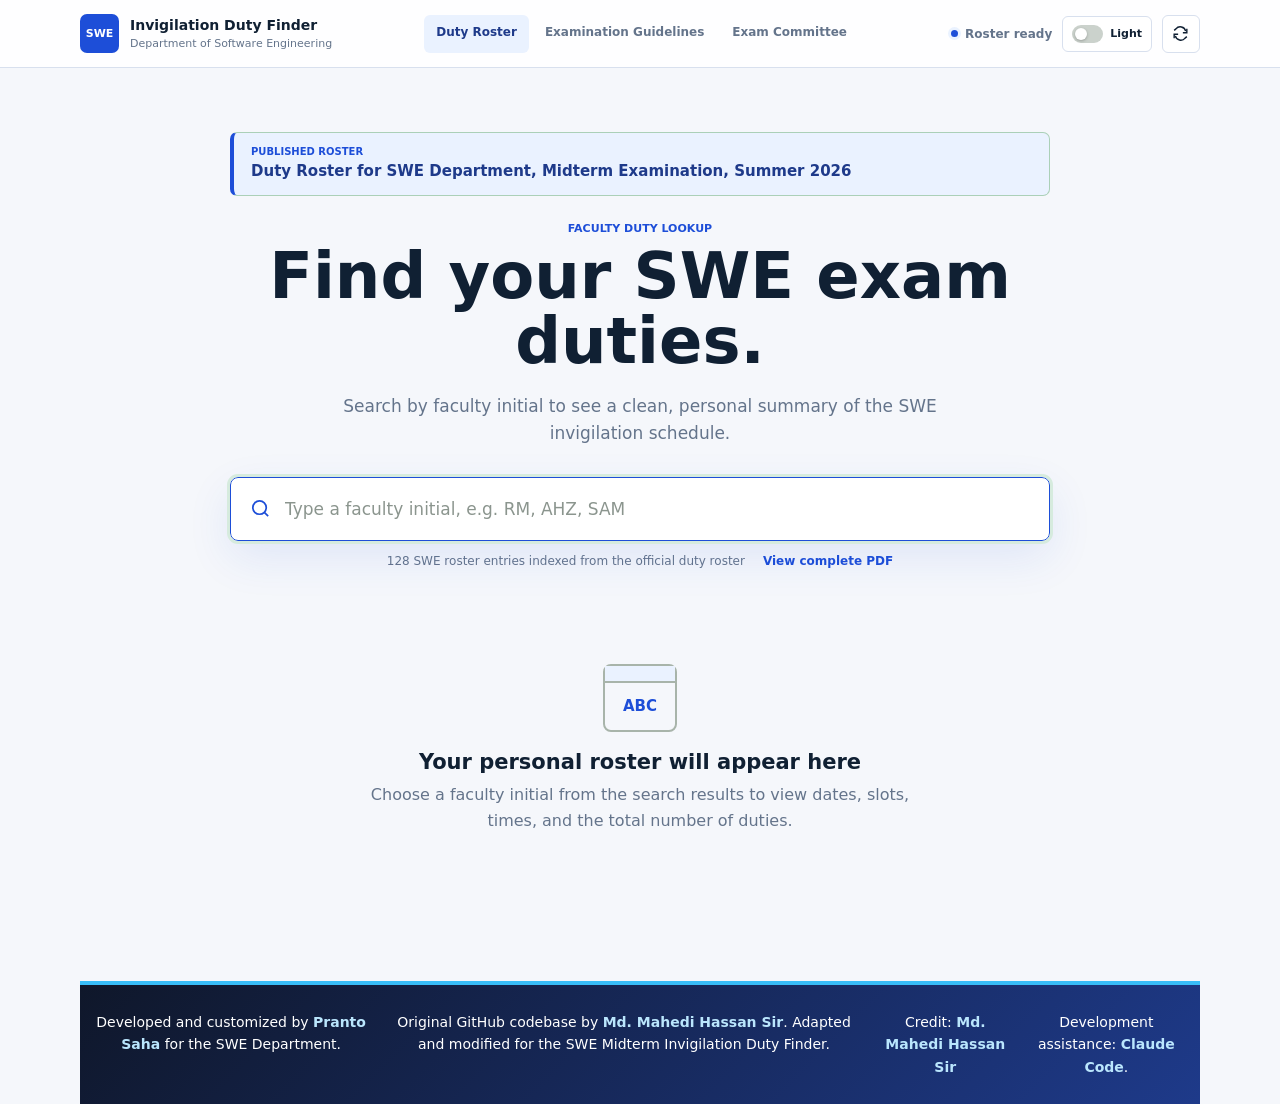
<file: index.html>
<!doctype html>
<html lang="en">
  <head>
    <meta charset="utf-8">
    <meta name="viewport" content="width=device-width, initial-scale=1">
    <meta http-equiv="Cache-Control" content="no-cache, no-store, must-revalidate">
    <meta name="theme-color" content="#f4f6f1">
    <meta name="description" content="Search the SWE invigilator duty roster by faculty initial.">
    <title>My Invigilation Duty</title>
    <link rel="stylesheet" href="./styles.css?v=9">
  </head>
  <body>
    <header class="topbar">
      <a class="brand" href="./">
        <span class="brand-mark" aria-hidden="true">SWE</span>
        <span>
          <strong>Invigilation Duty Finder</strong>
          <small>Department of Software Engineering</small>
        </span>
      </a>
      <nav class="main-nav" aria-label="Main navigation">
        <a class="active" href="./index.html">Duty Roster</a>
        <a href="./guidelines.html">Examination Guidelines</a>
        <a href="./committee.html">Exam Committee</a>
      </nav>
      <div class="header-actions">
        <span class="data-status" id="dataStatus"><i></i> Loading roster</span>
        <button class="theme-toggle" type="button" aria-label="Switch to dark mode" title="Switch theme">
          <span class="theme-track"><i></i></span>
          <span class="theme-label">Light</span>
        </button>
        <button class="icon-button" id="reloadButton" type="button" title="Reload the roster PDF" aria-label="Reload roster">
          <svg viewBox="0 0 24 24" width="19" height="19" fill="none" stroke="currentColor" stroke-width="1.8">
            <path d="M20 6v5h-5M4 18v-5h5"/><path d="M18.5 9A7 7 0 0 0 6.2 6.2L4 8m16 8-2.2 1.8A7 7 0 0 1 5.5 15"/>
          </svg>
        </button>
      </div>
    </header>

    <main>
      <section class="search-hero">
        <div class="published-title hidden" id="publishedTitle">
          <span>Published roster</span>
          <strong id="publishedTitleText"></strong>
        </div>
        <div class="hero-copy">
          <p class="eyebrow">Faculty duty lookup</p>
          <h1>Find your SWE exam duties.</h1>
          <p>Search by faculty initial to see a clean, personal summary of the SWE invigilation schedule.</p>
        </div>

        <div class="search-box" id="searchBox">
          <svg viewBox="0 0 24 24" width="23" height="23" fill="none" stroke="currentColor" stroke-width="1.8" aria-hidden="true">
            <circle cx="11" cy="11" r="7"/><path d="m20 20-4-4"/>
          </svg>
          <input id="facultySearch" type="search" placeholder="Type a faculty initial, e.g. RM, AHZ, SAM" autocomplete="off" disabled>
          <button id="clearSearch" class="clear-button hidden" type="button" aria-label="Clear search">x</button>
          <div class="suggestions hidden" id="suggestions" role="listbox"></div>
        </div>

        <div class="roster-meta" id="rosterMeta">
          <span id="facultyCount">Reading faculty directory...</span>
          <a href="./duty-roster.pdf" target="_blank" rel="noopener">View complete PDF</a>
        </div>
      </section>

      <section class="loading-panel" id="loadingPanel" aria-live="polite">
        <div class="spinner" aria-hidden="true"></div>
        <div>
          <strong>Preparing the duty roster</strong>
          <p id="loadingDetail">Opening duty-roster.pdf...</p>
        </div>
      </section>

      <section class="error-panel hidden" id="errorPanel" role="alert">
        <div class="error-icon">!</div>
        <div>
          <strong>The roster PDF could not be read</strong>
          <p id="errorMessage"></p>
          <p>The project includes a pre-indexed SWE roster. If you replace it later, keep a text-based PDF named <code>duty-roster.pdf</code> beside <code>index.html</code>.</p>
          <button class="secondary-button" id="tryAgainButton" type="button">Try again</button>
        </div>
      </section>

      <section class="empty-state" id="emptyState">
        <div class="empty-calendar" aria-hidden="true">
          <span></span>
          <b>ABC</b>
        </div>
        <h2>Your personal roster will appear here</h2>
        <p>Choose a faculty initial from the search results to view dates, slots, times, and the total number of duties.</p>
      </section>

      <section class="person-results hidden" id="personResults">
        <div class="priority-reminder">
          <span class="reminder-icon">!</span>
          <div>
            <strong>Important reminder</strong>
            <p>Report to the Exam Control Room (DSC Campus), Room 619, AB4 Building, at least 20 minutes before your assigned slot and collect exam materials before going to the hall.</p>
          </div>
        </div>

        <div class="profile-bar">
          <div class="avatar" id="facultyAvatar">NN</div>
          <div class="profile-copy">
            <div class="profile-title">
              <h2 id="facultyName"></h2>
              <span class="initial-pill" id="facultyInitial"></span>
            </div>
            <p><span id="facultyDesignation"></span><span class="separator">/</span><span id="facultyGroup"></span></p>
          </div>
          <div class="profile-actions">
            <button class="secondary-action" id="printRosterButton" type="button">
              <svg viewBox="0 0 24 24" width="18" height="18" fill="none" stroke="currentColor" stroke-width="1.8" aria-hidden="true">
                <path d="M7 8V3h10v5M7 17H5a2 2 0 0 1-2-2v-4a2 2 0 0 1 2-2h14a2 2 0 0 1 2 2v4a2 2 0 0 1-2 2h-2"/><path d="M7 14h10v7H7z"/>
              </svg>
              Download PDF
            </button>
            <button class="download-button" id="downloadImageButton" type="button">
              <svg viewBox="0 0 24 24" width="18" height="18" fill="none" stroke="currentColor" stroke-width="1.8" aria-hidden="true">
                <path d="M12 3v12m0 0 4-4m-4 4-4-4"/><path d="M5 19h14"/>
              </svg>
              Download image
            </button>
          </div>
        </div>

        <div class="contact-strip">
          <div>
            <span>Phone</span>
            <a id="facultyPhone" href="#"></a>
          </div>
          <div>
            <span>Email</span>
            <a id="facultyEmail" href="#"></a>
          </div>
          <div>
            <span>Faculty directory status</span>
            <strong id="contactMatchStatus"></strong>
          </div>
        </div>

        <div class="outside-notice hidden" id="outsideNotice">
          This faculty member is marked as also assigned to another exam or invigilation duty outside the SWE roster.
        </div>

        <div class="summary-grid">
          <article class="summary-card">
            <span>Total duties</span>
            <strong id="totalDuties">0</strong>
          </article>
          <article class="summary-card">
            <span>Duty days</span>
            <strong id="totalDays">0</strong>
          </article>
          <article class="summary-card next-card">
            <span>First listed duty</span>
            <strong id="firstDuty">-</strong>
          </article>
        </div>

        <div class="no-duty hidden" id="noDuty">
          <strong>No SWE invigilation duty is listed for this faculty member.</strong>
          <p>The faculty member still appears in the published roster.</p>
        </div>

        <div class="schedule-panel" id="schedulePanel">
          <div class="section-heading">
            <div>
              <p class="eyebrow">Personal schedule</p>
              <h3>Duty breakdown</h3>
            </div>
            <span id="examTitle"></span>
          </div>
          <div class="duty-list" id="dutyList"></div>
        </div>

      </section>
    </main>

<footer class="site-credit">
  <p>
    Developed and customized by 
    <strong>Pranto Saha</strong> for the SWE Department.
  </p>

  <p>
    Original GitHub codebase by 
    <strong>Md. Mahedi Hassan Sir</strong>.
    Adapted and modified for the SWE Midterm Invigilation Duty Finder.
  </p>

  <p>
    Credit:
    <a href="PASTE_FACEBOOK_PROFILE_LINK_HERE" target="_blank" rel="noopener noreferrer">
      Md. Mahedi Hassan Sir
    </a>
  </p>

  <p>
    Development assistance: <strong>Claude Code</strong>.
  </p>
</footer>

    <script type="module" src="./theme.js?v=9"></script>
    <script type="module" src="./app.js?v=9"></script>
  </body>
</html>
</file>
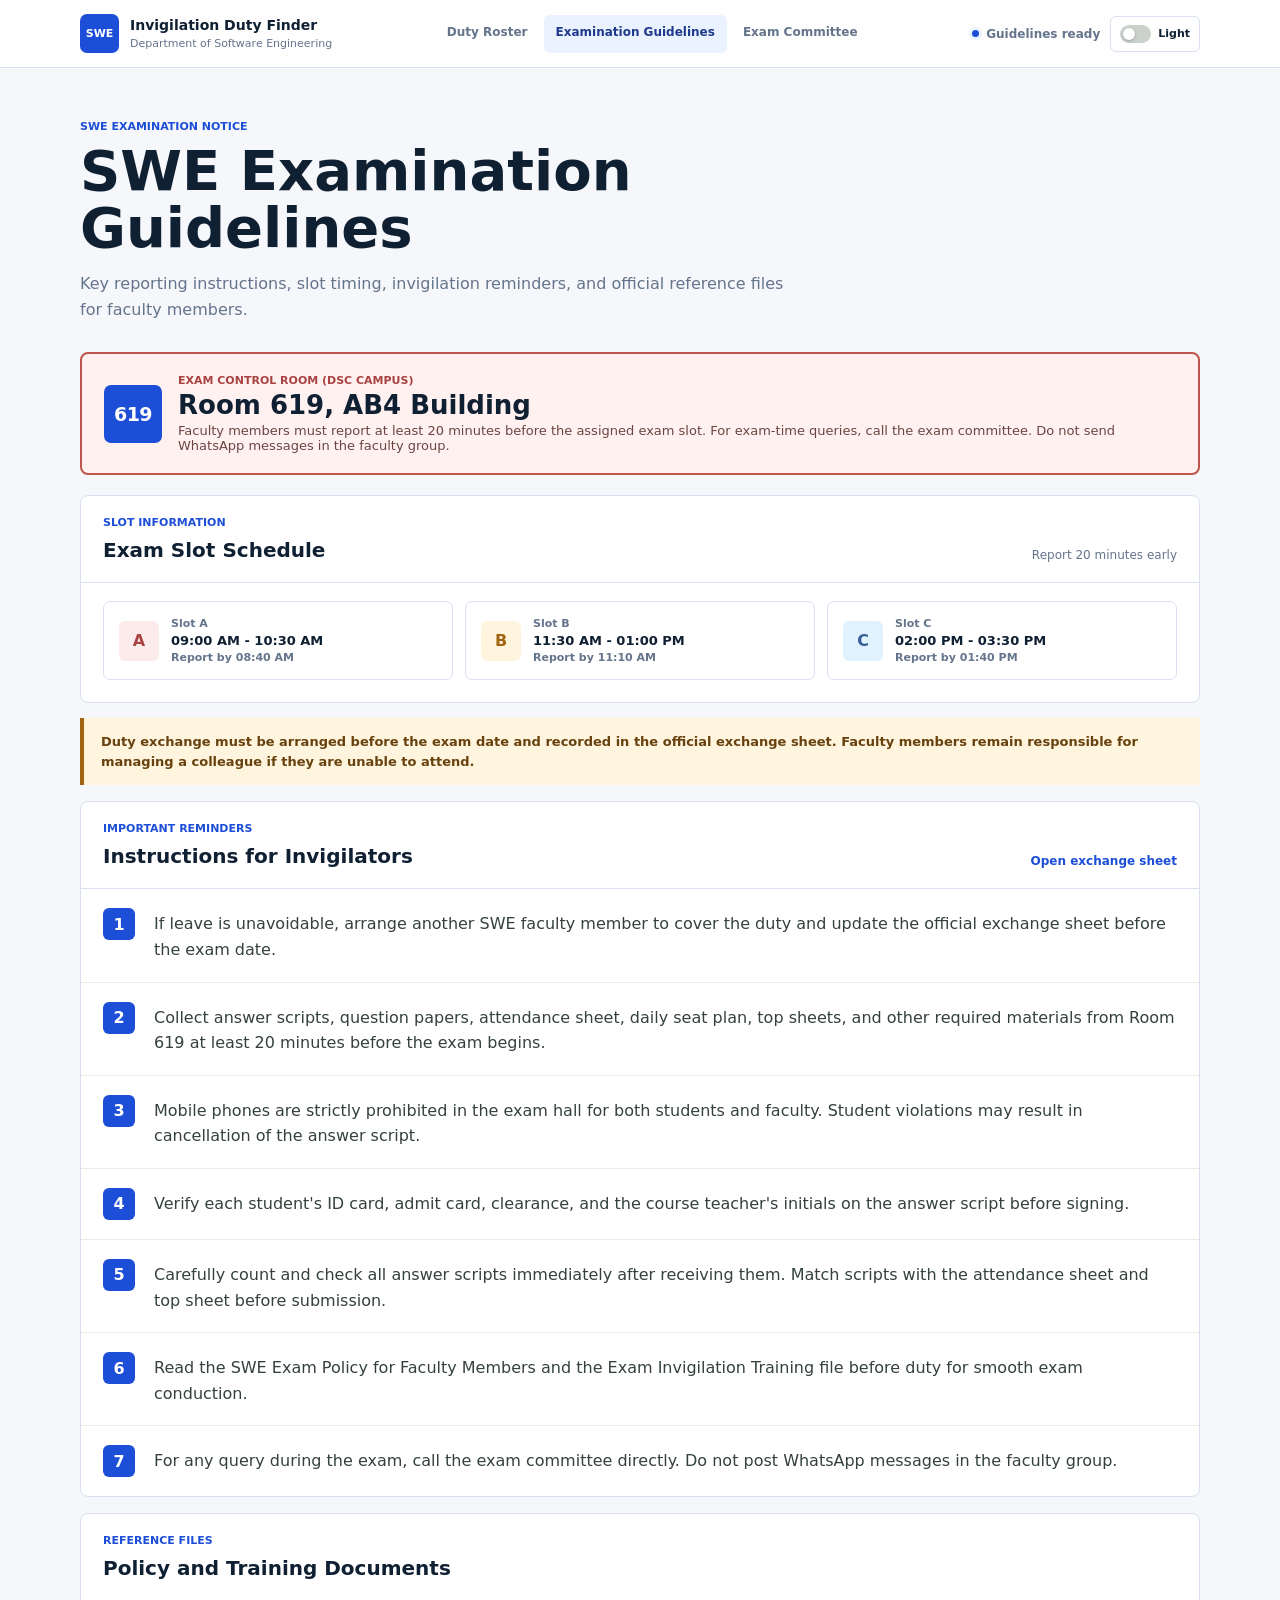
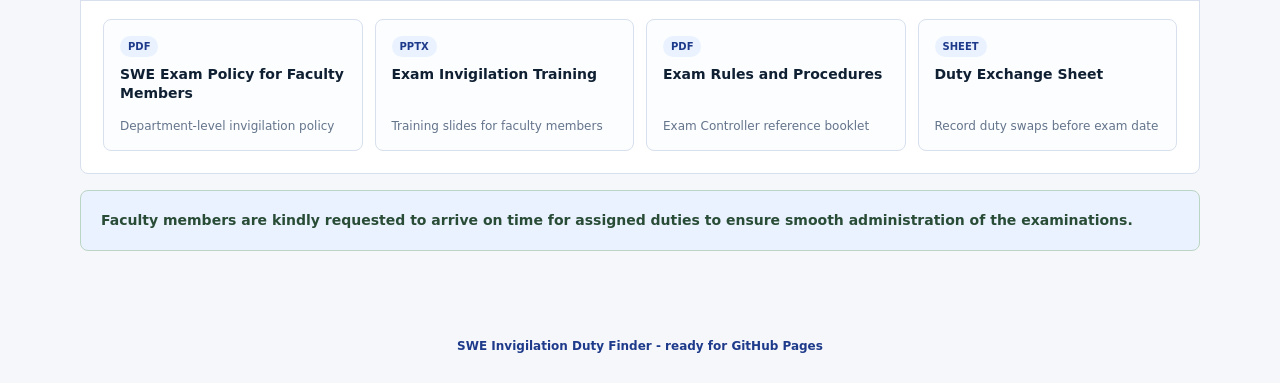
<file: guidelines.html>
<!doctype html>
<html lang="en">
  <head>
    <meta charset="utf-8">
    <meta name="viewport" content="width=device-width, initial-scale=1">
    <meta http-equiv="Cache-Control" content="no-cache, no-store, must-revalidate">
    <meta name="theme-color" content="#f5f7fb">
    <meta name="description" content="SWE examination guidelines and invigilation reminders.">
    <title>SWE Examination Guidelines</title>
    <link rel="stylesheet" href="./styles.css?v=8">
  </head>
  <body>
    <header class="topbar">
      <a class="brand" href="./index.html">
        <span class="brand-mark">SWE</span>
        <span><strong>Invigilation Duty Finder</strong><small>Department of Software Engineering</small></span>
      </a>
      <nav class="main-nav" aria-label="Main navigation">
        <a href="./index.html">Duty Roster</a>
        <a class="active" href="./guidelines.html">Examination Guidelines</a>
        <a href="./committee.html">Exam Committee</a>
      </nav>
      <div class="header-actions">
        <span class="data-status ready" id="guidelineStatus"><i></i> Guidelines ready</span>
        <button class="theme-toggle" type="button" aria-label="Switch to dark mode" title="Switch theme">
          <span class="theme-track"><i></i></span>
          <span class="theme-label">Light</span>
        </button>
      </div>
    </header>

    <main class="content-main">
      <section class="page-heading">
        <p class="eyebrow">SWE examination notice</p>
        <h1>SWE Examination Guidelines</h1>
        <p id="guidelineTitle">Key reporting instructions, slot timing, invigilation reminders, and official reference files for faculty members.</p>
      </section>

      <section class="emergency-banner control-room-banner">
        <div class="emergency-symbol">619</div>
        <div>
          <span>Exam Control Room (DSC Campus)</span>
          <strong>Room 619, AB4 Building</strong>
          <p>Faculty members must report at least 20 minutes before the assigned exam slot. For exam-time queries, call the exam committee. Do not send WhatsApp messages in the faculty group.</p>
        </div>
      </section>

      <section class="slot-section">
        <div class="section-heading plain">
          <div><p class="eyebrow">Slot information</p><h2>Exam Slot Schedule</h2></div>
          <span id="centerName">Report 20 minutes early</span>
        </div>
        <div class="slot-overview" id="slotOverview">
          <article><b class="slot-badge slot-a">A</b><div><span>Slot A</span><strong>09:00 AM - 10:30 AM</strong><small>Report by 08:40 AM</small></div></article>
          <article><b class="slot-badge slot-b">B</b><div><span>Slot B</span><strong>11:30 AM - 01:00 PM</strong><small>Report by 11:10 AM</small></div></article>
          <article><b class="slot-badge slot-c">C</b><div><span>Slot C</span><strong>02:00 PM - 03:30 PM</strong><small>Report by 01:40 PM</small></div></article>
        </div>
      </section>

      <section class="notice-callout" id="markedNotice">
        Duty exchange must be arranged before the exam date and recorded in the official exchange sheet. Faculty members remain responsible for managing a colleague if they are unable to attend.
      </section>

      <section class="guideline-panel">
        <div class="section-heading plain">
          <div><p class="eyebrow">Important reminders</p><h2>Instructions for Invigilators</h2></div>
          <a href="https://docs.google.com/spreadsheets/d/1bkuqunmxKe4sGKtKmEBOOL80Bxfbna_r/edit?usp=sharing&ouid=105570686762723187599&rtpof=true&sd=true" target="_blank" rel="noopener">Open exchange sheet</a>
        </div>
        <div class="guideline-list" id="guidelineList">
          <article class="guideline-item"><span>1</span><p>If leave is unavoidable, arrange another SWE faculty member to cover the duty and update the official exchange sheet before the exam date.</p></article>
          <article class="guideline-item"><span>2</span><p>Collect answer scripts, question papers, attendance sheet, daily seat plan, top sheets, and other required materials from Room 619 at least 20 minutes before the exam begins.</p></article>
          <article class="guideline-item"><span>3</span><p>Mobile phones are strictly prohibited in the exam hall for both students and faculty. Student violations may result in cancellation of the answer script.</p></article>
          <article class="guideline-item"><span>4</span><p>Verify each student's ID card, admit card, clearance, and the course teacher's initials on the answer script before signing.</p></article>
          <article class="guideline-item"><span>5</span><p>Carefully count and check all answer scripts immediately after receiving them. Match scripts with the attendance sheet and top sheet before submission.</p></article>
          <article class="guideline-item"><span>6</span><p>Read the SWE Exam Policy for Faculty Members and the Exam Invigilation Training file before duty for smooth exam conduction.</p></article>
          <article class="guideline-item"><span>7</span><p>For any query during the exam, call the exam committee directly. Do not post WhatsApp messages in the faculty group.</p></article>
        </div>
      </section>

      <section class="resource-section">
        <div class="section-heading plain">
          <div><p class="eyebrow">Reference files</p><h2>Policy and Training Documents</h2></div>
        </div>
        <div class="resource-grid">
          <a class="resource-card" href="./docs/swe-exam-policy-for-faculty-members.pdf" target="_blank" rel="noopener"><span>PDF</span><strong>SWE Exam Policy for Faculty Members</strong><small>Department-level invigilation policy</small></a>
          <a class="resource-card" href="./docs/exam-invigilation-training-summer-26.pptx" target="_blank" rel="noopener"><span>PPTX</span><strong>Exam Invigilation Training</strong><small>Training slides for faculty members</small></a>
          <a class="resource-card" href="./docs/examination-rules-procedures-exam-controller.pdf" target="_blank" rel="noopener"><span>PDF</span><strong>Exam Rules and Procedures</strong><small>Exam Controller reference booklet</small></a>
          <a class="resource-card" href="https://docs.google.com/spreadsheets/d/1bkuqunmxKe4sGKtKmEBOOL80Bxfbna_r/edit?usp=sharing&ouid=105570686762723187599&rtpof=true&sd=true" target="_blank" rel="noopener"><span>Sheet</span><strong>Duty Exchange Sheet</strong><small>Record duty swaps before exam date</small></a>
        </div>
      </section>

      <section class="cooperation-note" id="cooperationNote">
        Faculty members are kindly requested to arrive on time for assigned duties to ensure smooth administration of the examinations.
      </section>
    </main>

    <footer class="developer-footer">
      <span>SWE Invigilation Duty Finder - ready for GitHub Pages</span>
    </footer>
    <script type="module" src="./theme.js?v=8"></script>
    <script type="module" src="./guidelines.js?v=8"></script>
  </body>
</html>
</file>
<file: styles.css>
:root {
  color-scheme: light;
  font-family: Inter, ui-sans-serif, system-ui, -apple-system, BlinkMacSystemFont, "Segoe UI", sans-serif;
  color: #17211b;
  background: #f5f7fb;
  font-synthesis: none;
  --ink: #102033;
  --muted: #64748b;
  --line: #d8e0ee;
  --surface: #fff;
  --green: #1d4ed8;
  --green-dark: #1e3a8a;
  --green-soft: #eaf2ff;
  --red: #a94242;
  --red-soft: #fbebea;
  --gold: #a16512;
  --gold-soft: #fff4de;
  --blue-soft: #e0f2fe;
  --shadow: 0 16px 45px rgba(29, 78, 216, .10);
}

* { box-sizing: border-box; }
html { color-scheme: light; }
body { min-width: 320px; min-height: 100vh; margin: 0; background: #f5f7fb; color: var(--ink); }
button, input { font: inherit; }
button, a { -webkit-tap-highlight-color: transparent; }
button { cursor: pointer; }

.topbar {
  min-height: 68px;
  padding: 10px max(22px, calc((100vw - 1120px) / 2));
  display: flex;
  align-items: center;
  justify-content: space-between;
  gap: 20px;
  border-bottom: 1px solid var(--line);
  background: rgba(255, 255, 255, .94);
}

.brand { display: inline-flex; align-items: center; gap: 11px; color: var(--ink); text-decoration: none; }
.brand-mark { display: grid; width: 39px; height: 39px; place-items: center; border-radius: 7px; background: var(--green); color: white; font-size: 11px; font-weight: 850; }
.brand > span:last-child { display: grid; line-height: 1.2; }
.brand strong { font-size: 14px; }
.brand small { margin-top: 3px; color: var(--muted); font-size: 11px; }
.main-nav { display: flex; align-items: center; gap: 4px; }
.main-nav a { min-height: 38px; padding: 10px 12px; border-radius: 6px; color: var(--muted); font-size: 12px; font-weight: 750; text-decoration: none; }
.main-nav a:hover { background: #f1f4f0; color: var(--ink); }
.main-nav a.active { background: var(--green-soft); color: var(--green-dark); }
.header-actions { display: flex; align-items: center; gap: 10px; }
.theme-toggle { min-height: 36px; padding: 5px 9px; display: inline-flex; align-items: center; gap: 7px; border: 1px solid var(--line); border-radius: 6px; background: var(--surface); color: var(--ink); }
.theme-track { position: relative; width: 31px; height: 18px; flex: none; border-radius: 999px; background: #cbd2cc; transition: background .2s; }
.theme-track i { position: absolute; top: 3px; left: 3px; width: 12px; height: 12px; border-radius: 50%; background: white; box-shadow: 0 1px 3px rgba(0, 0, 0, .25); transition: transform .2s; }
.theme-label { font-size: 11px; font-weight: 800; }
[data-theme="dark"] .theme-track { background: #42a875; }
[data-theme="dark"] .theme-track i { transform: translateX(13px); }
.data-status { display: inline-flex; align-items: center; gap: 7px; color: var(--muted); font-size: 12px; font-weight: 700; }
.data-status i { width: 7px; height: 7px; border-radius: 50%; background: #b6bdb8; }
.data-status.ready i { background: var(--green); box-shadow: 0 0 0 3px var(--green-soft); }
.data-status.error i { background: var(--red); }

.icon-button {
  display: grid;
  width: 38px;
  height: 38px;
  place-items: center;
  border: 1px solid var(--line);
  border-radius: 6px;
  background: white;
  color: var(--ink);
}

.icon-button:hover { border-color: #9dab9f; background: #f8faf7; }
main { width: min(1120px, calc(100% - 36px)); margin: 0 auto; padding: 64px 0 80px; }
.search-hero { max-width: 820px; margin: 0 auto 34px; text-align: center; }
.published-title { margin: 0 auto 26px; padding: 13px 17px; display: grid; gap: 4px; border: 1px solid #abd0b8; border-left: 4px solid var(--green); border-radius: 7px; background: var(--green-soft); text-align: left; }
.published-title span { color: var(--green); font-size: 10px; font-weight: 850; text-transform: uppercase; }
.published-title strong { color: var(--green-dark); font-size: 15px; line-height: 1.4; }
.eyebrow { margin: 0 0 9px; color: var(--green); font-size: 11px; font-weight: 850; text-transform: uppercase; }
h1 { margin: 0; font-size: clamp(38px, 6vw, 64px); line-height: 1.02; letter-spacing: 0; }
.hero-copy > p:last-child { max-width: 690px; margin: 18px auto 0; color: var(--muted); font-size: 17px; line-height: 1.6; }

.search-box {
  position: relative;
  margin: 30px auto 0;
  display: flex;
  align-items: center;
  border: 1px solid #bfc9c0;
  border-radius: 8px;
  background: white;
  box-shadow: var(--shadow);
}

.search-box:focus-within { border-color: var(--green); outline: 3px solid #d6ebde; }
.search-box > svg { flex: none; margin-left: 18px; color: var(--green); }
.search-box input { width: 100%; min-height: 62px; border: 0; outline: 0; padding: 0 48px 0 13px; background: transparent; color: var(--ink); font-size: 17px; }
.search-box input::placeholder { color: #8b958e; }
.search-box input:disabled { cursor: wait; }
.clear-button { position: absolute; right: 14px; width: 31px; height: 31px; border: 0; border-radius: 5px; background: #eff2ee; color: var(--muted); }

.suggestions {
  position: absolute;
  z-index: 20;
  top: calc(100% + 8px);
  left: 0;
  right: 0;
  max-height: 350px;
  overflow-y: auto;
  border: 1px solid var(--line);
  border-radius: 8px;
  background: white;
  box-shadow: 0 20px 50px rgba(29, 45, 34, .16);
  text-align: left;
}

.suggestion {
  width: 100%;
  padding: 13px 15px;
  display: grid;
  grid-template-columns: 46px minmax(0, 1fr) auto;
  align-items: center;
  gap: 12px;
  border: 0;
  border-bottom: 1px solid #e8ece7;
  background: white;
  color: var(--ink);
  text-align: left;
}

.suggestion:last-child { border-bottom: 0; }
.suggestion:hover, .suggestion.active { background: #f2f7f3; }
.suggestion-avatar { display: grid; width: 42px; height: 42px; place-items: center; border-radius: 6px; background: var(--green-soft); color: var(--green-dark); font-size: 12px; font-weight: 850; }
.suggestion-copy { min-width: 0; display: grid; gap: 3px; }
.suggestion-copy strong { overflow: hidden; text-overflow: ellipsis; white-space: nowrap; font-size: 14px; }
.suggestion-copy small { overflow: hidden; color: var(--muted); text-overflow: ellipsis; white-space: nowrap; }
.suggestion-initial { padding: 5px 8px; border-radius: 999px; background: #f1f3f0; color: var(--green-dark); font-size: 11px; font-weight: 850; }
.no-suggestion { padding: 24px; color: var(--muted); text-align: center; }
.roster-meta { margin-top: 13px; display: flex; justify-content: center; gap: 18px; color: var(--muted); font-size: 12px; }
.roster-meta a { color: var(--green); font-weight: 750; text-decoration: none; }
.roster-meta a:hover { text-decoration: underline; }

.loading-panel, .error-panel {
  min-height: 170px;
  padding: 30px;
  display: flex;
  align-items: center;
  justify-content: center;
  gap: 18px;
  border: 1px solid var(--line);
  border-radius: 8px;
  background: white;
}

.loading-panel p, .error-panel p { margin: 5px 0 0; color: var(--muted); }
.spinner { width: 37px; height: 37px; flex: none; border: 3px solid #dce9df; border-top-color: var(--green); border-radius: 50%; animation: spin .8s linear infinite; }
@keyframes spin { to { transform: rotate(360deg); } }
.error-panel { align-items: flex-start; justify-content: flex-start; border-color: #e3b8b3; background: #fffafa; }
.error-icon { display: grid; width: 36px; height: 36px; flex: none; place-items: center; border-radius: 6px; background: var(--red-soft); color: var(--red); font-weight: 850; }
.error-panel strong { color: var(--red); font-size: 18px; }
.error-panel code, footer code { padding: 2px 5px; border-radius: 4px; background: #eef1ed; color: var(--ink); }
.secondary-button { margin-top: 16px; min-height: 40px; border: 1px solid var(--line); border-radius: 6px; padding: 8px 14px; background: white; color: var(--ink); font-weight: 750; }

.empty-state { padding: 62px 20px 18px; text-align: center; }
.empty-state h2 { margin: 18px 0 8px; font-size: 21px; }
.empty-state p { max-width: 550px; margin: 0 auto; color: var(--muted); line-height: 1.6; }
.empty-calendar { width: 74px; height: 68px; margin: auto; border: 2px solid #a8b4aa; border-radius: 8px; color: var(--green); }
.empty-calendar span { display: block; height: 17px; border-bottom: 2px solid #a8b4aa; background: var(--green-soft); }
.empty-calendar b { display: grid; height: 47px; place-items: center; font-size: 15px; }

.person-results { margin-top: 42px; }
.priority-reminder { margin-bottom: 14px; padding: 17px 19px; display: flex; align-items: flex-start; gap: 13px; border: 2px solid #d3a44e; border-radius: 8px; background: #fff4d9; box-shadow: 0 10px 28px rgba(127, 82, 12, .08); }
.reminder-icon { display: grid; width: 32px; height: 32px; flex: none; place-items: center; border-radius: 6px; background: #a16512; color: white; font-size: 18px; font-weight: 900; }
.priority-reminder strong { color: #6d4308; font-size: 15px; }
.priority-reminder p { margin: 4px 0 0; color: #60461d; font-size: 14px; font-weight: 650; line-height: 1.5; }
.profile-bar { padding: 20px 22px; display: flex; align-items: center; gap: 15px; border: 1px solid var(--line); border-radius: 8px; background: white; box-shadow: var(--shadow); }
.avatar { display: grid; width: 58px; height: 58px; flex: none; place-items: center; border-radius: 7px; background: var(--green); color: white; font-size: 17px; font-weight: 850; }
.profile-copy { min-width: 0; flex: 1; }
.profile-title { display: flex; align-items: center; gap: 9px; }
.profile-title h2 { margin: 0; font-size: 23px; overflow-wrap: anywhere; }
.initial-pill { padding: 4px 8px; border-radius: 999px; background: var(--green-soft); color: var(--green-dark); font-size: 11px; font-weight: 850; }
.profile-copy p { margin: 6px 0 0; color: var(--muted); font-size: 13px; }
.separator { margin: 0 7px; color: #b1b8b3; }
.profile-actions { display: flex; gap: 8px; }
.download-button, .secondary-action { min-height: 43px; display: inline-flex; align-items: center; justify-content: center; gap: 8px; border-radius: 6px; padding: 9px 14px; font-weight: 750; white-space: nowrap; }
.download-button { border: 1px solid var(--green); background: var(--green); color: white; }
.download-button:hover { background: var(--green-dark); }
.download-button:disabled, .secondary-action:disabled { cursor: wait; opacity: .65; }
.secondary-action { border: 1px solid var(--line); background: white; color: var(--ink); }
.secondary-action:hover { border-color: #9dab9f; background: #f7f9f6; }
.contact-strip { margin-top: 14px; padding: 17px 20px; display: grid; grid-template-columns: 1fr 1.35fr 1fr; gap: 18px; border: 1px solid var(--line); border-radius: 8px; background: white; }
.contact-strip > div { min-width: 0; display: grid; align-content: start; gap: 5px; }
.contact-strip span { color: var(--muted); font-size: 10px; font-weight: 800; text-transform: uppercase; }
.contact-strip a, .contact-strip strong { color: var(--ink); font-size: 13px; font-weight: 750; overflow-wrap: anywhere; text-decoration: none; }
.contact-strip a:hover { color: var(--green); text-decoration: underline; }
.outside-notice { margin-top: 13px; padding: 12px 15px; border: 1px solid #e8cb96; border-radius: 6px; background: var(--gold-soft); color: #68420e; font-size: 13px; }

.summary-grid { margin-top: 14px; display: grid; grid-template-columns: .75fr .75fr 1.5fr; gap: 14px; }
.summary-card { min-height: 125px; padding: 19px; display: flex; flex-direction: column; justify-content: space-between; border: 1px solid var(--line); border-radius: 8px; background: white; }
.summary-card span { color: var(--muted); font-size: 12px; font-weight: 750; }
.summary-card strong { font-size: 36px; line-height: 1.1; }
.next-card { border-color: #b9d5c3; background: var(--green-soft); }
.next-card strong { font-size: 20px; color: var(--green-dark); }

.no-duty { margin-top: 16px; padding: 22px; border: 1px solid #d8ded8; border-radius: 8px; background: white; text-align: center; }
.no-duty p { margin: 6px 0 0; color: var(--muted); }
.schedule-panel { margin-top: 16px; border: 1px solid var(--line); border-radius: 8px; background: white; overflow: hidden; }
.section-heading { padding: 20px 22px; display: flex; align-items: end; justify-content: space-between; gap: 20px; border-bottom: 1px solid var(--line); }
.section-heading h3 { margin: 0; font-size: 19px; }
.section-heading > span { max-width: 50%; color: var(--muted); font-size: 12px; text-align: right; }
.duty-list { display: grid; }
.duty-row { min-height: 86px; padding: 14px 20px; display: grid; grid-template-columns: 78px minmax(0, 1fr); align-items: center; gap: 18px; border-top: 1px solid #e8ece7; }
.duty-row:first-child { border-top: 0; }
.date-tile { display: grid; width: 64px; height: 58px; place-items: center; align-content: center; border-radius: 6px; background: #f0f3ef; }
.date-tile strong { font-size: 18px; line-height: 1; }
.date-tile span { margin-top: 4px; color: var(--muted); font-size: 10px; font-weight: 800; text-transform: uppercase; }
.daily-duty-content { min-width: 0; display: grid; gap: 11px; }
.daily-duty-heading { display: flex; align-items: baseline; justify-content: space-between; gap: 12px; }
.daily-duty-heading strong { font-size: 14px; }
.daily-duty-heading span { color: var(--muted); font-size: 11px; font-weight: 700; }
.daily-slots { display: flex; flex-wrap: wrap; gap: 9px; }
.duty-slot { min-width: 205px; flex: 1; padding: 9px 11px; display: flex; align-items: center; gap: 10px; border: 1px solid #e4e9e3; border-radius: 7px; background: #fbfcfa; }
.slot-badge { display: grid; width: 40px; height: 40px; flex: none; place-items: center; border-radius: 6px; font-weight: 900; }
.slot-a { background: var(--red-soft); color: var(--red); }
.slot-b { background: var(--gold-soft); color: var(--gold); }
.slot-c { background: var(--blue-soft); color: #365d94; }
.duty-slot div, .duty-time { display: grid; gap: 3px; }
.duty-slot small, .duty-time small { color: var(--muted); font-size: 11px; font-weight: 750; text-transform: uppercase; }
.duty-slot strong, .duty-time strong { font-size: 13px; }
.important-note { margin-top: 15px; padding: 16px 18px; display: flex; gap: 14px; border-left: 3px solid var(--green); background: #edf5ef; }
.important-note strong { flex: none; color: var(--green-dark); }
.important-note p { margin: 0; color: #425348; line-height: 1.5; }
footer { width: min(1120px, calc(100% - 36px)); margin: 0 auto; padding: 0 0 30px; display: flex; justify-content: space-between; gap: 20px; color: #7b857e; font-size: 11px; }
.developer-footer { justify-content: center; padding-top: 8px; text-align: center; }
.developer-footer a { color: var(--green-dark); font-size: 12px; font-weight: 750; text-decoration: none; }
.developer-footer a:hover { color: var(--green); text-decoration: underline; }
.hidden { display: none !important; }

[data-theme="dark"] {
  color-scheme: dark;
  --ink: #ecf3ee;
  --muted: #a9b6ad;
  --line: #243143;
  --surface: #111827;
  --green: #60a5fa;
  --green-dark: #bfdbfe;
  --green-soft: #172554;
  --amber-soft: #3d321c;
  --red-soft: #432623;
  --blue-soft: #22334b;
  --shadow: 0 16px 45px rgba(0, 0, 0, .25);
}
[data-theme="dark"] body { background: #0b1220; }
[data-theme="dark"] .topbar,
[data-theme="dark"] .search-box,
[data-theme="dark"] .suggestions,
[data-theme="dark"] .suggestion,
[data-theme="dark"] .loading-panel,
[data-theme="dark"] .error-panel,
[data-theme="dark"] .profile-bar,
[data-theme="dark"] .contact-strip,
[data-theme="dark"] .summary-card,
[data-theme="dark"] .no-duty,
[data-theme="dark"] .schedule-panel,
[data-theme="dark"] .slot-section,
[data-theme="dark"] .guideline-panel,
[data-theme="dark"] .committee-toolbar,
[data-theme="dark"] .committee-card {
  background: var(--surface);
}
[data-theme="dark"] .topbar { background: rgba(17, 24, 39, .96); }
[data-theme="dark"] .suggestion:hover,
[data-theme="dark"] .suggestion.active,
[data-theme="dark"] .secondary-action:hover,
[data-theme="dark"] .icon-button:hover,
[data-theme="dark"] .quiet-button:hover { background: #243129; }
[data-theme="dark"] .search-box input,
[data-theme="dark"] .room-input,
[data-theme="dark"] .student-input { color: var(--ink); }
[data-theme="dark"] .duty-slot { border-color: var(--line); background: #17201b; }
[data-theme="dark"] .date-tile,
[data-theme="dark"] .clear-button,
[data-theme="dark"] .role-pill { background: #27332c; color: var(--ink); }
[data-theme="dark"] .priority-reminder { border-color: #8f6d2d; background: #3d321c; }
[data-theme="dark"] .priority-reminder strong,
[data-theme="dark"] .priority-reminder p { color: #f2d49c; }
[data-theme="dark"] .emergency-banner { border-color: #8e4842; background: #382321; }
[data-theme="dark"] .emergency-banner p { color: #e5b6b1; }
[data-theme="dark"] .guideline-item p,
[data-theme="dark"] .important-note p { color: #c5d0c8; }
[data-theme="dark"] .main-nav a:hover { background: #243129; color: var(--ink); }

.content-main { padding-top: 52px; }
.page-heading { max-width: 820px; margin-bottom: 30px; }
.page-heading h1 { font-size: clamp(38px, 5vw, 56px); }
.page-heading > p:last-child { max-width: 720px; margin: 15px 0 0; color: var(--muted); font-size: 16px; line-height: 1.6; }
.emergency-banner { margin-bottom: 20px; padding: 20px 22px; display: flex; align-items: center; gap: 16px; border: 2px solid #bd554c; border-radius: 8px; background: #fff1ef; }
.emergency-symbol { display: grid; width: 48px; height: 48px; flex: none; place-items: center; border-radius: 7px; background: #a94242; color: white; font-size: 25px; font-weight: 900; }
.emergency-banner > div:last-child { display: grid; gap: 3px; }
.emergency-banner span { color: var(--red); font-size: 11px; font-weight: 850; text-transform: uppercase; }
.emergency-banner strong { font-size: 26px; }
.emergency-banner a { color: var(--red); text-decoration: none; }
.emergency-banner p { margin: 0; color: #6b4541; font-size: 13px; }
.slot-section, .guideline-panel { border: 1px solid var(--line); border-radius: 8px; background: white; overflow: hidden; }
.section-heading.plain { margin: 0; }
.section-heading.plain h2 { margin: 0; font-size: 20px; }
.section-heading.plain a { color: var(--green); font-size: 12px; font-weight: 750; text-decoration: none; }
.slot-overview { padding: 18px 22px 22px; display: grid; grid-template-columns: repeat(3, 1fr); gap: 12px; }
.slot-overview article { padding: 15px; display: flex; align-items: center; gap: 12px; border: 1px solid var(--line); border-radius: 7px; }
.slot-overview article div { display: grid; gap: 3px; }
.slot-overview span { color: var(--muted); font-size: 11px; font-weight: 750; }
.slot-overview strong { font-size: 13px; }
.notice-callout { margin: 15px 0; padding: 14px 17px; border-left: 4px solid var(--gold); background: var(--gold-soft); color: #68420e; font-size: 13px; font-weight: 650; line-height: 1.5; }
.guideline-panel { margin-top: 16px; }
.guideline-list { display: grid; }
.guideline-item { padding: 19px 22px; display: grid; grid-template-columns: 38px 1fr; gap: 13px; border-top: 1px solid #e8ece7; }
.guideline-item:first-child { border-top: 0; }
.guideline-item > span { display: grid; width: 32px; height: 32px; place-items: center; border-radius: 6px; background: var(--green); color: white; font-weight: 850; }
.guideline-item p { margin: 3px 0 0; color: #34423a; line-height: 1.6; }
.guideline-loading { min-height: 140px; display: flex; align-items: center; justify-content: center; gap: 12px; color: var(--muted); }
.guideline-loading .spinner { width: 27px; height: 27px; }
.cooperation-note { margin-top: 16px; padding: 18px 20px; border: 1px solid #bad5c3; border-radius: 8px; background: var(--green-soft); color: #294c37; font-size: 14px; font-weight: 650; line-height: 1.6; }
.committee-toolbar { margin-bottom: 16px; padding: 17px 19px; display: flex; align-items: center; justify-content: space-between; gap: 18px; border: 1px solid var(--line); border-radius: 8px; background: white; }
.committee-toolbar p { margin: 4px 0 0; color: var(--muted); font-size: 12px; }
.committee-toolbar .secondary-action { text-decoration: none; }
.committee-grid { display: grid; grid-template-columns: repeat(3, minmax(0, 1fr)); gap: 14px; }
.committee-grid > .guideline-loading { grid-column: 1 / -1; border: 1px solid var(--line); border-radius: 8px; background: white; }
.committee-card { padding: 18px; display: flex; flex-direction: column; border: 1px solid var(--line); border-radius: 8px; background: white; }
.committee-card.lead { border-color: #92bea2; box-shadow: inset 0 3px 0 var(--green); }
.committee-card-head { width: 100%; min-width: 0; display: grid; grid-template-columns: 48px minmax(0, 1fr); align-items: center; gap: 11px; overflow: hidden; }
.committee-card-head > div { min-width: 0; }
.committee-photo {
  position: relative;
  display: block;
  width: 48px !important;
  min-width: 48px !important;
  max-width: 48px !important;
  height: 48px !important;
  min-height: 48px !important;
  max-height: 48px !important;
  flex: 0 0 48px;
  overflow: hidden !important;
  border: 2px solid #c9ddcf;
  border-radius: 50% !important;
  background: var(--green-soft);
  color: var(--green-dark);
  font-size: 11px;
  font-weight: 900;
  line-height: 1;
  isolation: isolate;
  contain: strict;
}
.committee-photo img,
.committee-photo b {
  position: absolute;
  inset: 0;
  width: 100% !important;
  height: 100% !important;
}
.committee-photo img {
  display: block !important;
  max-width: 100% !important;
  max-height: 100% !important;
  overflow: hidden !important;
  border: 0 !important;
  border-radius: 50% !important;
  object-fit: cover !important;
  object-position: center center !important;
  opacity: 0;
  transition: opacity .15s ease;
}
.committee-photo b {
  display: grid;
  place-items: center;
  padding-top: 1px;
}
.committee-photo.image-ready img { opacity: 1; }
.committee-photo.image-ready b { opacity: 0; }
.committee-card h2 { max-width: 100%; margin: 0; overflow-wrap: anywhere; font-size: 15px; line-height: 1.35; }
.committee-card-head p { margin: 3px 0 0; color: var(--muted); font-size: 12px; }
.role-pill { align-self: flex-start; margin: 15px 0; padding: 5px 8px; border-radius: 999px; background: #f0f3ef; color: var(--green-dark); font-size: 10px; font-weight: 850; text-transform: uppercase; }
.committee-card.lead .role-pill { background: var(--green); color: white; }
.committee-card dl { margin: auto 0 0; display: grid; gap: 11px; }
.committee-card dl div { display: grid; gap: 3px; }
.committee-card dt { color: var(--muted); font-size: 9px; font-weight: 800; text-transform: uppercase; }
.committee-card dd { margin: 0; color: var(--ink); font-size: 12px; font-weight: 650; overflow-wrap: anywhere; }
.committee-card dd a { color: var(--green-dark); text-decoration: none; }
.committee-card dd a:hover { text-decoration: underline; }

@media (max-width: 760px) {
  .topbar { flex-wrap: wrap; }
  .topbar .main-nav { order: 3; width: 100%; justify-content: center; padding-top: 7px; border-top: 1px solid var(--line); }
  main { padding-top: 42px; }
  .summary-grid { grid-template-columns: 1fr 1fr; }
  .next-card { grid-column: 1 / -1; }
  .profile-bar { align-items: flex-start; flex-wrap: wrap; }
  .profile-copy { min-width: calc(100% - 78px); }
  .profile-actions { width: 100%; }
  .profile-actions button { flex: 1; }
  .contact-strip { grid-template-columns: 1fr 1fr; }
  .contact-strip > div:last-child { grid-column: 1 / -1; }
  .duty-row { grid-template-columns: 70px minmax(0, 1fr); }
  .committee-grid { grid-template-columns: 1fr 1fr; }
  .slot-overview { grid-template-columns: 1fr; }
}

@media (max-width: 520px) {
  .topbar { padding: 10px 14px; }
  .brand small, .data-status, .theme-label { display: none; }
  .theme-toggle { width: 43px; padding: 5px; justify-content: center; }
  .topbar .main-nav { position: fixed; z-index: 50; left: 0; right: 0; bottom: 0; width: 100%; min-height: 58px; padding: 0; justify-content: space-around; border-top: 1px solid var(--line); background: var(--surface); }
  .main-nav a { display: grid; min-height: 50px; place-items: center; padding: 7px 8px; text-align: center; }
  body { padding-bottom: 62px; }
  main { width: min(100% - 24px, 480px); }
  h1 { font-size: 40px; }
  .hero-copy > p:last-child { font-size: 15px; }
  .search-box input { min-height: 57px; font-size: 15px; }
  .roster-meta { align-items: center; flex-direction: column; gap: 5px; }
  .profile-title { align-items: flex-start; flex-direction: column; gap: 5px; }
  .profile-actions { flex-direction: column; }
  .contact-strip { grid-template-columns: 1fr; }
  .contact-strip > div:last-child { grid-column: auto; }
  .summary-grid { grid-template-columns: 1fr; }
  .next-card { grid-column: auto; }
  .summary-card { min-height: 108px; }
  .section-heading { align-items: flex-start; flex-direction: column; }
  .section-heading > span { max-width: none; text-align: left; }
  .duty-row { padding: 14px; gap: 12px; }
  .daily-duty-heading { align-items: flex-start; flex-direction: column; gap: 3px; }
  .duty-slot { min-width: 100%; }
  .important-note { flex-direction: column; gap: 5px; }
  .emergency-banner { align-items: flex-start; padding: 16px; }
  .committee-toolbar { align-items: flex-start; flex-direction: column; }
  .committee-toolbar .secondary-action { width: 100%; }
  .committee-grid { grid-template-columns: 1fr; }
  footer { align-items: center; flex-direction: column; text-align: center; }
}

/* Version 7 dark-mode visibility fixes */
html[data-theme="dark"] {
  color: var(--ink);
  background: #0b1220;
}
html[data-theme="dark"] body {
  color: var(--ink);
}
html[data-theme="dark"] h1,
html[data-theme="dark"] h2,
html[data-theme="dark"] h3,
html[data-theme="dark"] h4,
html[data-theme="dark"] h5,
html[data-theme="dark"] h6,
html[data-theme="dark"] .summary-card strong,
html[data-theme="dark"] .daily-duty-heading strong,
html[data-theme="dark"] .duty-slot strong,
html[data-theme="dark"] .slot-overview strong,
html[data-theme="dark"] .committee-toolbar strong,
html[data-theme="dark"] .committee-card h2,
html[data-theme="dark"] .emergency-banner strong,
html[data-theme="dark"] .profile-title h2,
html[data-theme="dark"] .empty-state h2 {
  color: var(--ink);
}
html[data-theme="dark"] .published-title strong,
html[data-theme="dark"] .initial-pill,
html[data-theme="dark"] .suggestion-initial,
html[data-theme="dark"] .next-card strong,
html[data-theme="dark"] .important-note strong,
html[data-theme="dark"] .developer-footer a,
html[data-theme="dark"] .committee-card dd a {
  color: var(--green-dark);
}
html[data-theme="dark"] .outside-notice,
html[data-theme="dark"] .notice-callout {
  color: #f2d49c;
}
html[data-theme="dark"] .cooperation-note {
  color: #cce7d5;
}
html[data-theme="dark"] .error-panel code,
html[data-theme="dark"] footer code {
  background: #27332c;
  color: var(--ink);
}
html[data-theme="dark"] .secondary-button,
html[data-theme="dark"] .secondary-action,
html[data-theme="dark"] .icon-button {
  background: var(--surface);
  color: var(--ink);
}
html[data-theme="dark"] .search-box:focus-within {
  outline-color: rgba(83, 183, 129, .35);
}

@media print {
  @page { size: A4; margin: 13mm; }
  body { padding: 0; background: white; }
  .topbar, .search-hero, .loading-panel, .error-panel, .empty-state, footer, .profile-actions, .outside-notice { display: none !important; }
  main { width: 100%; padding: 0; }
  .person-results { display: block !important; margin: 0; }
  .priority-reminder, .profile-bar, .contact-strip, .summary-card, .schedule-panel { box-shadow: none; break-inside: avoid; }
  .profile-bar { padding: 15px; }
  .contact-strip { margin-top: 9px; padding: 12px; }
  .summary-grid { margin-top: 9px; }
  .summary-card { min-height: 90px; padding: 13px; }
  .summary-card strong { font-size: 27px; }
  .schedule-panel { margin-top: 9px; }
  .duty-row { min-height: 68px; padding: 8px 14px; break-inside: avoid; }
  .date-tile { height: 48px; }
}


/* Version 8 SWE custom sections */
.control-room-banner .emergency-symbol {
  width: 58px;
  height: 58px;
  font-size: 19px;
  letter-spacing: -.03em;
  background: var(--green);
}
.slot-overview small {
  color: var(--muted);
  font-size: 11px;
  font-weight: 750;
}
.resource-section {
  margin-top: 16px;
  border: 1px solid var(--line);
  border-radius: 8px;
  background: white;
  overflow: hidden;
}
.resource-grid {
  padding: 18px 22px 22px;
  display: grid;
  grid-template-columns: repeat(4, minmax(0, 1fr));
  gap: 12px;
}
.resource-card {
  min-height: 132px;
  padding: 16px;
  display: flex;
  flex-direction: column;
  gap: 8px;
  border: 1px solid var(--line);
  border-radius: 8px;
  background: #fbfdff;
  color: var(--ink);
  text-decoration: none;
}
.resource-card:hover { border-color: var(--green); box-shadow: var(--shadow); }
.resource-card span {
  width: fit-content;
  padding: 5px 8px;
  border-radius: 999px;
  background: var(--green-soft);
  color: var(--green-dark);
  font-size: 10px;
  font-weight: 900;
  text-transform: uppercase;
}
.resource-card strong { font-size: 14px; line-height: 1.35; }
.resource-card small { margin-top: auto; color: var(--muted); font-size: 12px; line-height: 1.35; }
.page-heading code { padding: 2px 5px; border-radius: 4px; background: #edf2ff; color: var(--green-dark); }
.developer-footer span { color: var(--green-dark); font-size: 12px; font-weight: 750; }
html[data-theme="dark"] .resource-section,
html[data-theme="dark"] .resource-card { background: var(--surface); }
html[data-theme="dark"] .resource-card:hover { border-color: var(--green); }
html[data-theme="dark"] .page-heading code { background: #172554; color: var(--green-dark); }
@media (max-width: 760px) { .resource-grid { grid-template-columns: 1fr 1fr; } }
@media (max-width: 520px) { .resource-grid { grid-template-columns: 1fr; } }
.site-credit {
  margin-top: 50px;
  padding: 22px 16px;
  text-align: center;
  background: linear-gradient(135deg, #0f172a, #1e3a8a);
  color: #ffffff;
  font-size: 14px;
  line-height: 1.6;
  border-top: 4px solid #38bdf8;
}

.site-credit p {
  margin: 4px 0;
}

.site-credit strong {
  color: #bae6fd;
  font-weight: 700;
}

.site-credit a {
  color: #bae6fd;
  font-weight: 700;
  text-decoration: none;
}

.site-credit a:hover {
  text-decoration: underline;
}
</file>
